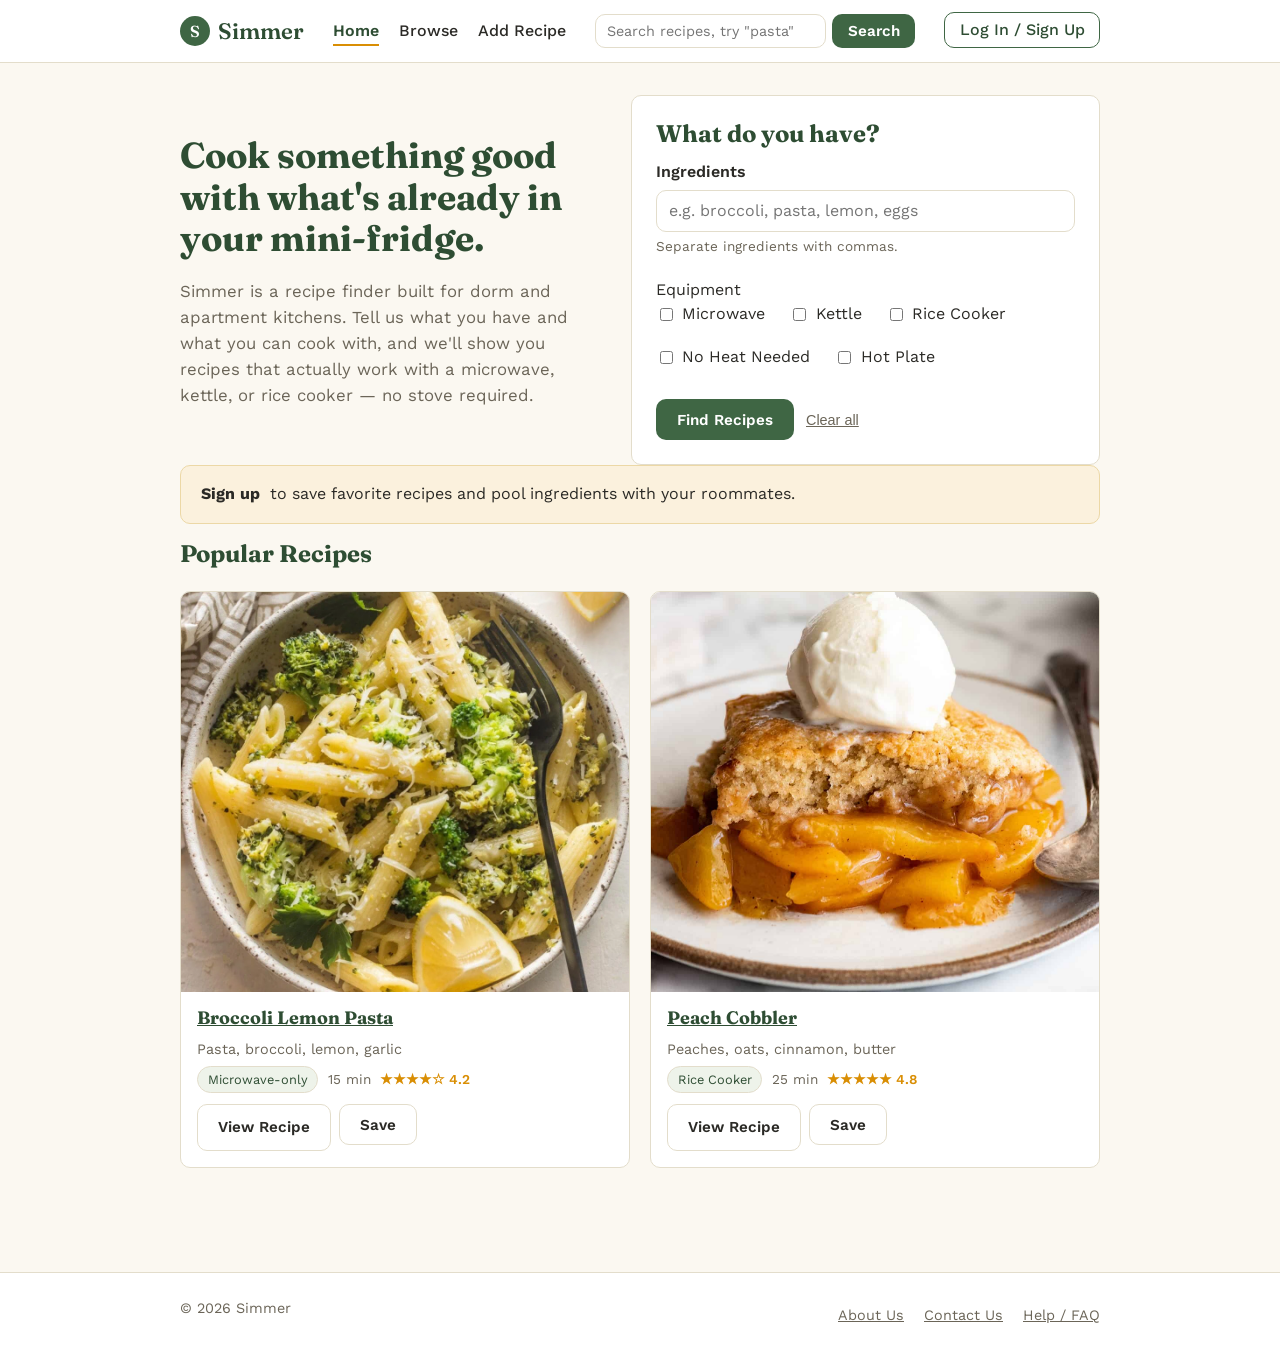
<file: project3/index.html>
<!DOCTYPE html>
<html lang="en">
<head>
  <meta charset="UTF-8">
  <meta name="viewport" content="width=device-width, initial-scale=1.0">
  <title>Simmer — Recipes from what you already have</title>
  <meta name="description" content="Simmer helps college students find recipes using the ingredients and dorm-friendly equipment they already have.">
  <link rel="preconnect" href="https://fonts.googleapis.com">
  <link rel="preconnect" href="https://fonts.gstatic.com" crossorigin>
  <link href="https://fonts.googleapis.com/css2?family=Fraunces:wght@500;600;700&family=Work+Sans:wght@400;500;600&display=swap" rel="stylesheet">
  <link rel="stylesheet" href="css/style.css">
</head>
<body>
<!-- Header: contains the site logo, main navigation, and account link. -->
  <header class="site-header">
    <div class="container">
      <a class="logo" href="index.html">
        <span class="logo-mark" aria-hidden="true">S</span>
        Simmer
      </a>
      <nav class="primary-nav" aria-label="Primary">
        <ul>
          <li><a href="index.html" aria-current="page">Home</a></li>
          <li><a href="list.html">Browse</a></li>
          <li><a href="add.html">Add Recipe</a></li>
        </ul>
      </nav>

      <!-- Simulated recipe-name search: submits the phrase (as ?q=...) to search.html -->
      <form class="header-search" action="search.html" method="get" role="search">
        <label for="site-search" class="visually-hidden">Search recipes by name</label>
        <input type="text" id="site-search" name="q" placeholder='Search recipes, try "pasta"'>
        <button type="submit" class="btn btn-primary">Search</button>
      </form>

      <div class="header-account">
        <a class="btn-account" href="home-loggedin.html">Log In / Sign Up</a>
      </div>
    </div>
  </header>

  <main>
    <div class="container">
      <!-- Hero section: introduces the purpose of Simmer and puts the main search form near the top. -->
      <section class="hero">
        <div class="hero-intro">
          <h1>Cook something good with what's already in your mini-fridge.</h1>
          <p>Simmer is a recipe finder built for dorm and apartment kitchens. Tell us what you have and what you can cook with, and we'll show you recipes that actually work with a microwave, kettle, or rice cooker — no stove required.</p>
        </div>

        <!-- Search card: users enter ingredients and choose the equipment they have. -->
        <div class="search-card">
          <h2>What do you have?</h2>
          <form action="list.html" method="get">
            <div class="field">
              <label for="ingredients">Ingredients</label>
              <input type="text" id="ingredients" name="ingredients" placeholder="e.g. broccoli, pasta, lemon, eggs">
              <span class="hint">Separate ingredients with commas.</span>
            </div>

            <!-- Equipment uses checkboxes because users can select multiple options. -->
            <div class="field">
              <span>Equipment</span>
              <div class="checkbox-group">
                <label><input type="checkbox" name="equipment" value="microwave"> Microwave</label>
                <label><input type="checkbox" name="equipment" value="kettle"> Kettle</label>
                <label><input type="checkbox" name="equipment" value="rice-cooker"> Rice Cooker</label>
                <label><input type="checkbox" name="equipment" value="no-heat"> No Heat Needed</label>
                <label><input type="checkbox" name="equipment" value="hot-plate"> Hot Plate</label>
              </div>
            </div>

            <div class="form-actions">
              <button type="submit" class="btn btn-primary">Find Recipes</button>
              <button type="reset" class="btn-reset">Clear all</button>
            </div>
          </form>
        </div>
      </section>

      <!-- Logged-out users are encouraged to create an account for personalized features. -->
      <p class="signup-banner">
        <strong>Sign up</strong> to save favorite recipes and pool ingredients with your roommates.
      </p>

      <!-- Popular recipes give users a way to browse without entering a search. -->
      <section aria-labelledby="popular-heading">
        <h2 id="popular-heading">Popular Recipes</h2>
        <div class="recipe-grid">

          <article class="recipe-card">
            <!-- Photo by Monica Lensink, from nourish and fete -->
            <img src="images/pasta-dish.webp" alt="A bowl of broccoli lemon pasta with garlic and lemon wedges">
            <div class="recipe-card-body">
              <h3><a href="detail.html">Broccoli Lemon Pasta</a></h3>
              <p class="ingredients-preview">Pasta, broccoli, lemon, garlic</p>
              <div class="recipe-meta">
                <span class="tag">Microwave-only</span>
                <span>15 min</span>
                <span class="rating">★★★★☆ 4.2</span>
              </div>
              <div class="card-actions">
                <a class="btn btn-secondary" href="detail.html">View Recipe</a>
                <button type="button" class="btn btn-secondary save-btn" aria-pressed="false">Save</button>
              </div>
            </div>
          </article>

          <article class="recipe-card">
            <!-- Photo by Laura Sandford, from joy food sunshine -->
            <img src="images/cobbler-dish.png" alt="A baking dish of peach cobbler with cinnamon and steam rising">
            <div class="recipe-card-body">
              <h3><a href="detail.html">Peach Cobbler</a></h3>
              <p class="ingredients-preview">Peaches, oats, cinnamon, butter</p>
              <div class="recipe-meta">
                <span class="tag">Rice Cooker</span>
                <span>25 min</span>
                <span class="rating">★★★★★ 4.8</span>
              </div>
              <div class="card-actions">
                <a class="btn btn-secondary" href="detail.html">View Recipe</a>
                <button type="button" class="btn btn-secondary save-btn" aria-pressed="false">Save</button>
              </div>
            </div>
          </article>

        </div>
      </section>

    </div>
  </main>

  <!-- Footer: contains basic site links that are repeated across pages. -->
  <footer class="site-footer">
    <div class="container">
      <p>&copy; 2026 Simmer</p>
      <ul class="footer-links">
        <li><a href="#about">About Us</a></li>
        <li><a href="#contact">Contact Us</a></li>
        <li><a href="#help">Help / FAQ</a></li>
      </ul>
    </div>
  </footer>

  <!-- jQuery (library) then our own script; no inline scripts on the page -->
  <script src="https://code.jquery.com/jquery-3.7.1.min.js"></script>
  <script src="js/search.js"></script>
  <script src="js/interactions.js"></script>

</body>
</html>
</file>
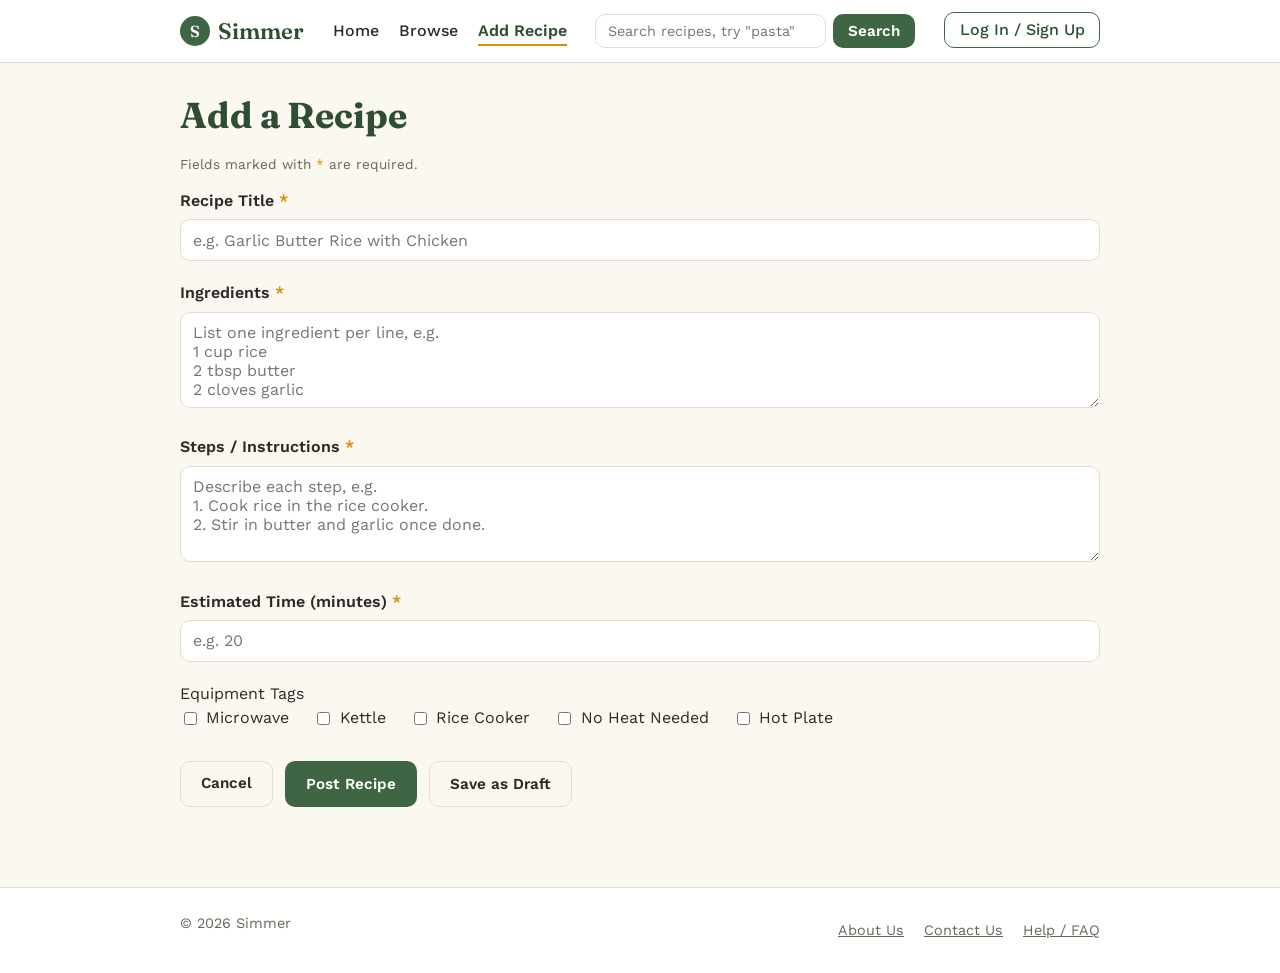
<file: project3/add.html>
<!DOCTYPE html>
<html lang="en">
<head>
  <meta charset="UTF-8">
  <meta name="viewport" content="width=device-width, initial-scale=1.0">
  <title>Add a Recipe — Simmer</title>
  <meta name="description" content="Submit a new dorm-friendly recipe to Simmer.">
  <link rel="preconnect" href="https://fonts.googleapis.com">
  <link rel="preconnect" href="https://fonts.gstatic.com" crossorigin>
  <link href="https://fonts.googleapis.com/css2?family=Fraunces:wght@500;600;700&family=Work+Sans:wght@400;500;600&display=swap" rel="stylesheet">
  <link rel="stylesheet" href="css/style.css">
</head>
<body>

  <!-- Shared site header. Add Recipe is marked as the current page. -->
  <header class="site-header">
    <div class="container">
      <a class="logo" href="index.html">
        <span class="logo-mark" aria-hidden="true">S</span>
        Simmer
      </a>
      <nav class="primary-nav" aria-label="Primary">
        <ul>
          <li><a href="index.html">Home</a></li>
          <li><a href="list.html">Browse</a></li>
          <li><a href="add.html" aria-current="page">Add Recipe</a></li>
        </ul>
      </nav>

      <!-- Simulated recipe-name search: submits the phrase (as ?q=...) to search.html -->
      <form class="header-search" action="search.html" method="get" role="search">
        <label for="site-search" class="visually-hidden">Search recipes by name</label>
        <input type="text" id="site-search" name="q" placeholder='Search recipes, try "pasta"'>
        <button type="submit" class="btn btn-primary">Search</button>
      </form>

      <div class="header-account">
        <a class="btn-account" href="home-loggedin.html">Log In / Sign Up</a>
      </div>
    </div>
  </header>

  <main>
    <div class="container">

      <!-- The required-field note explains the asterisk used throughout the form. -->
      <h1>Add a Recipe</h1>
      <p class="required-note">Fields marked with <span class="required-mark">*</span> are required.</p>

      <!-- Recipe submission form. HTML required/min attributes provide basic client-side validation. -->
      <form action="list.html" method="post">
        <div class="field">
          <label for="title">Recipe Title <span class="required-mark">*</span></label>
          <input type="text" id="title" name="title" required placeholder="e.g. Garlic Butter Rice with Chicken">
        </div>

        <div class="field">
          <label for="ingredients">Ingredients <span class="required-mark">*</span></label>
          <textarea id="ingredients" name="ingredients" required placeholder="List one ingredient per line, e.g.&#10;1 cup rice&#10;2 tbsp butter&#10;2 cloves garlic"></textarea>
        </div>

        <div class="field">
          <label for="steps">Steps / Instructions <span class="required-mark">*</span></label>
          <textarea id="steps" name="steps" required placeholder="Describe each step, e.g.&#10;1. Cook rice in the rice cooker.&#10;2. Stir in butter and garlic once done."></textarea>
        </div>

        <div class="field">
          <label for="time">Estimated Time (minutes) <span class="required-mark">*</span></label>
          <input type="number" id="time" name="time" min="1" required placeholder="e.g. 20">
        </div>
        
        <!-- Multiple equipment tags can be selected with checkboxes. -->
        <div class="field">
          <span>Equipment Tags</span>
          <div class="checkbox-group">
            <label><input type="checkbox" name="equipment" value="microwave"> Microwave</label>
            <label><input type="checkbox" name="equipment" value="kettle"> Kettle</label>
            <label><input type="checkbox" name="equipment" value="rice-cooker"> Rice Cooker</label>
            <label><input type="checkbox" name="equipment" value="no-heat"> No Heat Needed</label>
            <label><input type="checkbox" name="equipment" value="hot-plate"> Hot Plate</label>
          </div>
        </div>

        <!-- Users can cancel, post immediately, or save the recipe as a draft. -->
        <div class="form-actions">
          <a class="btn btn-secondary" href="index.html">Cancel</a>
          <button type="submit" class="btn btn-primary">Post Recipe</button>
          <button type="submit" class="btn btn-secondary" name="draft" value="true">Save as Draft</button>
        </div>
      </form>

    </div>
  </main>

  <!-- Footer uses the same links as the other pages. -->
  <footer class="site-footer">
    <div class="container">
      <p>&copy; 2026 Simmer</p>
      <ul class="footer-links">
        <li><a href="#about">About Us</a></li>
        <li><a href="#contact">Contact Us</a></li>
        <li><a href="#help">Help / FAQ</a></li>
      </ul>
    </div>
  </footer>

  <!-- jQuery (library) then our own script; no inline scripts on the page -->
  <script src="https://code.jquery.com/jquery-3.7.1.min.js"></script>
  <script src="js/search.js"></script>
  <script src="js/interactions.js"></script>

</body>
</html>
</file>
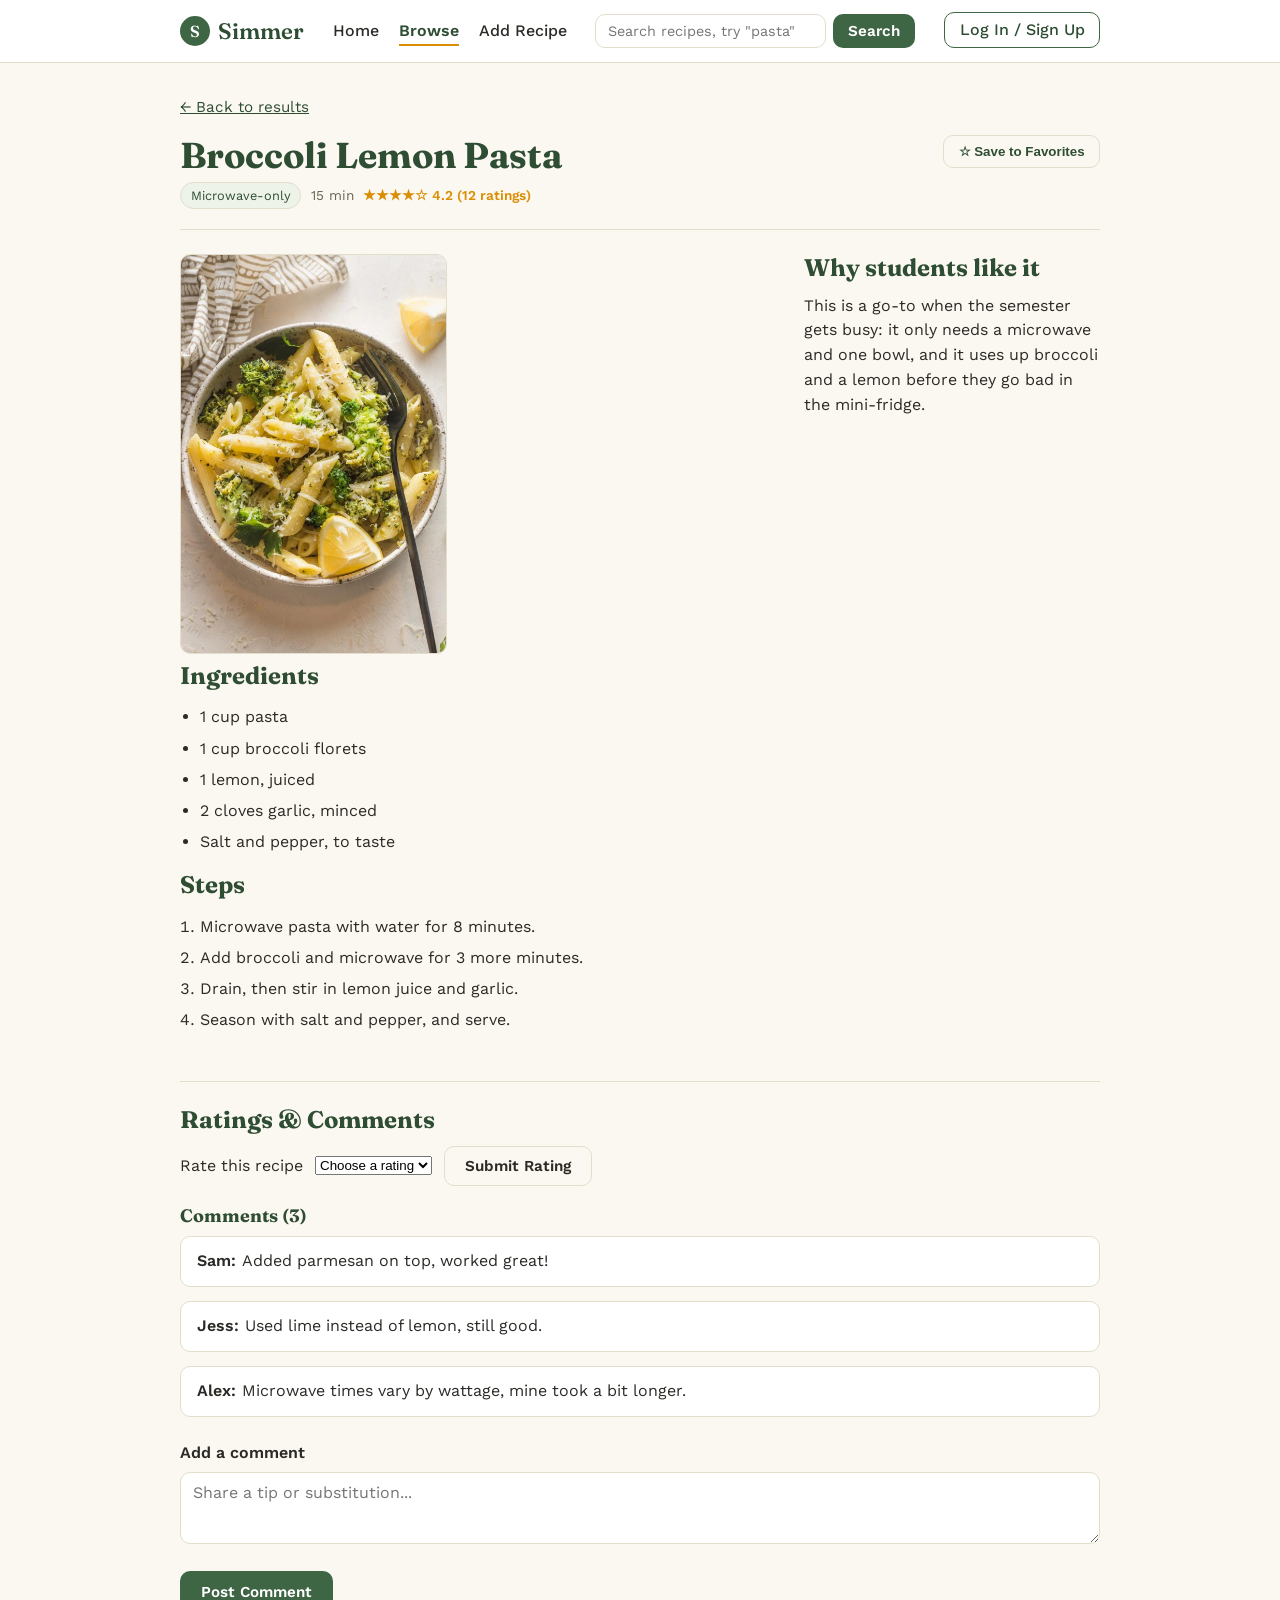
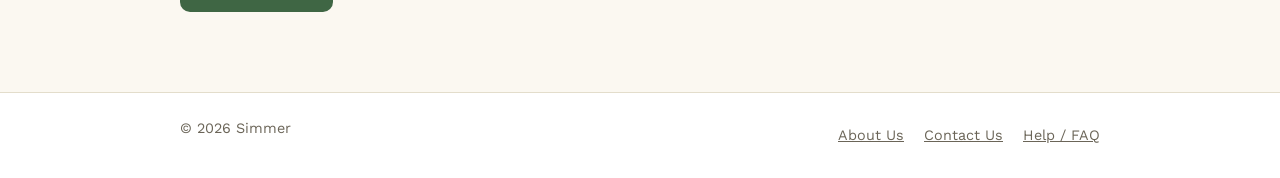
<file: project3/detail.html>
<!DOCTYPE html>
<html lang="en">
<head>
  <meta charset="UTF-8">
  <meta name="viewport" content="width=device-width, initial-scale=1.0">
  <title>Broccoli Lemon Pasta — Simmer</title>
  <meta name="description" content="A 15-minute microwave-only broccoli lemon pasta recipe, with ratings and comments from other students.">
  <link rel="preconnect" href="https://fonts.googleapis.com">
  <link rel="preconnect" href="https://fonts.gstatic.com" crossorigin>
  <link href="https://fonts.googleapis.com/css2?family=Fraunces:wght@500;600;700&family=Work+Sans:wght@400;500;600&display=swap" rel="stylesheet">
  <link rel="stylesheet" href="css/style.css">
</head>
<body>

  <!-- Shared site header and navigation. Browse is marked as the current section. -->
  <header class="site-header">
    <div class="container">
      <a class="logo" href="index.html">
        <span class="logo-mark" aria-hidden="true">S</span>
        Simmer
      </a>
      <nav class="primary-nav" aria-label="Primary">
        <ul>
          <li><a href="index.html">Home</a></li>
          <li><a href="list.html" aria-current="page">Browse</a></li>
          <li><a href="add.html">Add Recipe</a></li>
        </ul>
      </nav>

      <!-- Simulated recipe-name search: submits the phrase (as ?q=...) to search.html -->
      <form class="header-search" action="search.html" method="get" role="search">
        <label for="site-search" class="visually-hidden">Search recipes by name</label>
        <input type="text" id="site-search" name="q" placeholder='Search recipes, try "pasta"'>
        <button type="submit" class="btn btn-primary">Search</button>
      </form>

      <div class="header-account">
        <a class="btn-account" href="home-loggedin.html">Log In / Sign Up</a>
      </div>
    </div>
  </header>

  <main>
    <div class="container">

      <!-- Back link was added so users can easily return to the recipe results. -->
      <a class="back-link" href="list.html">&larr; Back to results</a>

      <!-- Recipe header contains the title, basic information, and favorite action. -->
      <div class="recipe-header">
        <div>
          <h1>Broccoli Lemon Pasta</h1>
          <div class="recipe-meta">
            <span class="tag">Microwave-only</span>
            <span>15 min</span>
            <span class="rating">★★★★☆ 4.2 (12 ratings)</span>
          </div>
        </div>
        <button type="button" class="favorite-btn">☆ Save to Favorites</button>
      </div>

      <!-- Main recipe content: ingredients/instructions on the left and extra information on the right. -->
      <div class="recipe-body">
        <div>
          <!-- Photo by Monica Lensink, from nourish and fete -->
          <img class="recipe-photo" src="images/pasta-dish.webp" alt="A bowl of broccoli lemon pasta with garlic and lemon wedges">

          <h2>Ingredients</h2>
          <ul class="ingredients-list">
            <li>1 cup pasta</li>
            <li>1 cup broccoli florets</li>
            <li>1 lemon, juiced</li>
            <li>2 cloves garlic, minced</li>
            <li>Salt and pepper, to taste</li>
          </ul>

          <h2>Steps</h2>
          <ol class="steps-list">
            <li>Microwave pasta with water for 8 minutes.</li>
            <li>Add broccoli and microwave for 3 more minutes.</li>
            <li>Drain, then stir in lemon juice and garlic.</li>
            <li>Season with salt and pepper, and serve.</li>
          </ol>
        </div>

        <aside>
          <h2>Why students like it</h2>
          <p>This is a go-to when the semester gets busy: it only needs a microwave and one bowl, and it uses up broccoli and a lemon before they go bad in the mini-fridge.</p>
        </aside>
      </div>

      <!-- Rating control is placed directly next to the comments below,
           since both are ways users give feedback on a recipe. -->
      <section class="feedback-section" aria-labelledby="feedback-heading">
        <h2 id="feedback-heading">Ratings &amp; Comments</h2>

        <form class="rate-recipe" action="#" method="post">
          <label for="star-rating">Rate this recipe</label>
          <select id="star-rating" name="star-rating">
            <option value="">Choose a rating</option>
            <option value="5">5 stars</option>
            <option value="4">4 stars</option>
            <option value="3">3 stars</option>
            <option value="2">2 stars</option>
            <option value="1">1 star</option>
          </select>
          <button type="submit" class="btn btn-secondary">Submit Rating</button>
        </form>

        <h3>Comments (3)</h3>
        <ul class="comment-list">
          <li><span class="comment-author">Sam:</span>Added parmesan on top, worked great!</li>
          <li><span class="comment-author">Jess:</span>Used lime instead of lemon, still good.</li>
          <li><span class="comment-author">Alex:</span>Microwave times vary by wattage, mine took a bit longer.</li>
        </ul>

        <form class="comment-form" action="#" method="post">
          <div class="field">
            <label for="comment">Add a comment</label>
            <textarea id="comment" name="comment" placeholder="Share a tip or substitution..."></textarea>
          </div>
          <button type="submit" class="btn btn-primary">Post Comment</button>
        </form>
      </section>

    </div>
  </main>
  
  <!-- Footer is shared across the site for consistency. -->
  <footer class="site-footer">
    <div class="container">
      <p>&copy; 2026 Simmer</p>
      <ul class="footer-links">
        <li><a href="#about">About Us</a></li>
        <li><a href="#contact">Contact Us</a></li>
        <li><a href="#help">Help / FAQ</a></li>
      </ul>
    </div>
  </footer>

  <!-- jQuery (library) then our own script; no inline scripts on the page -->
  <script src="https://code.jquery.com/jquery-3.7.1.min.js"></script>
  <script src="js/search.js"></script>
  <script src="js/interactions.js"></script>

</body>
</html>
</file>
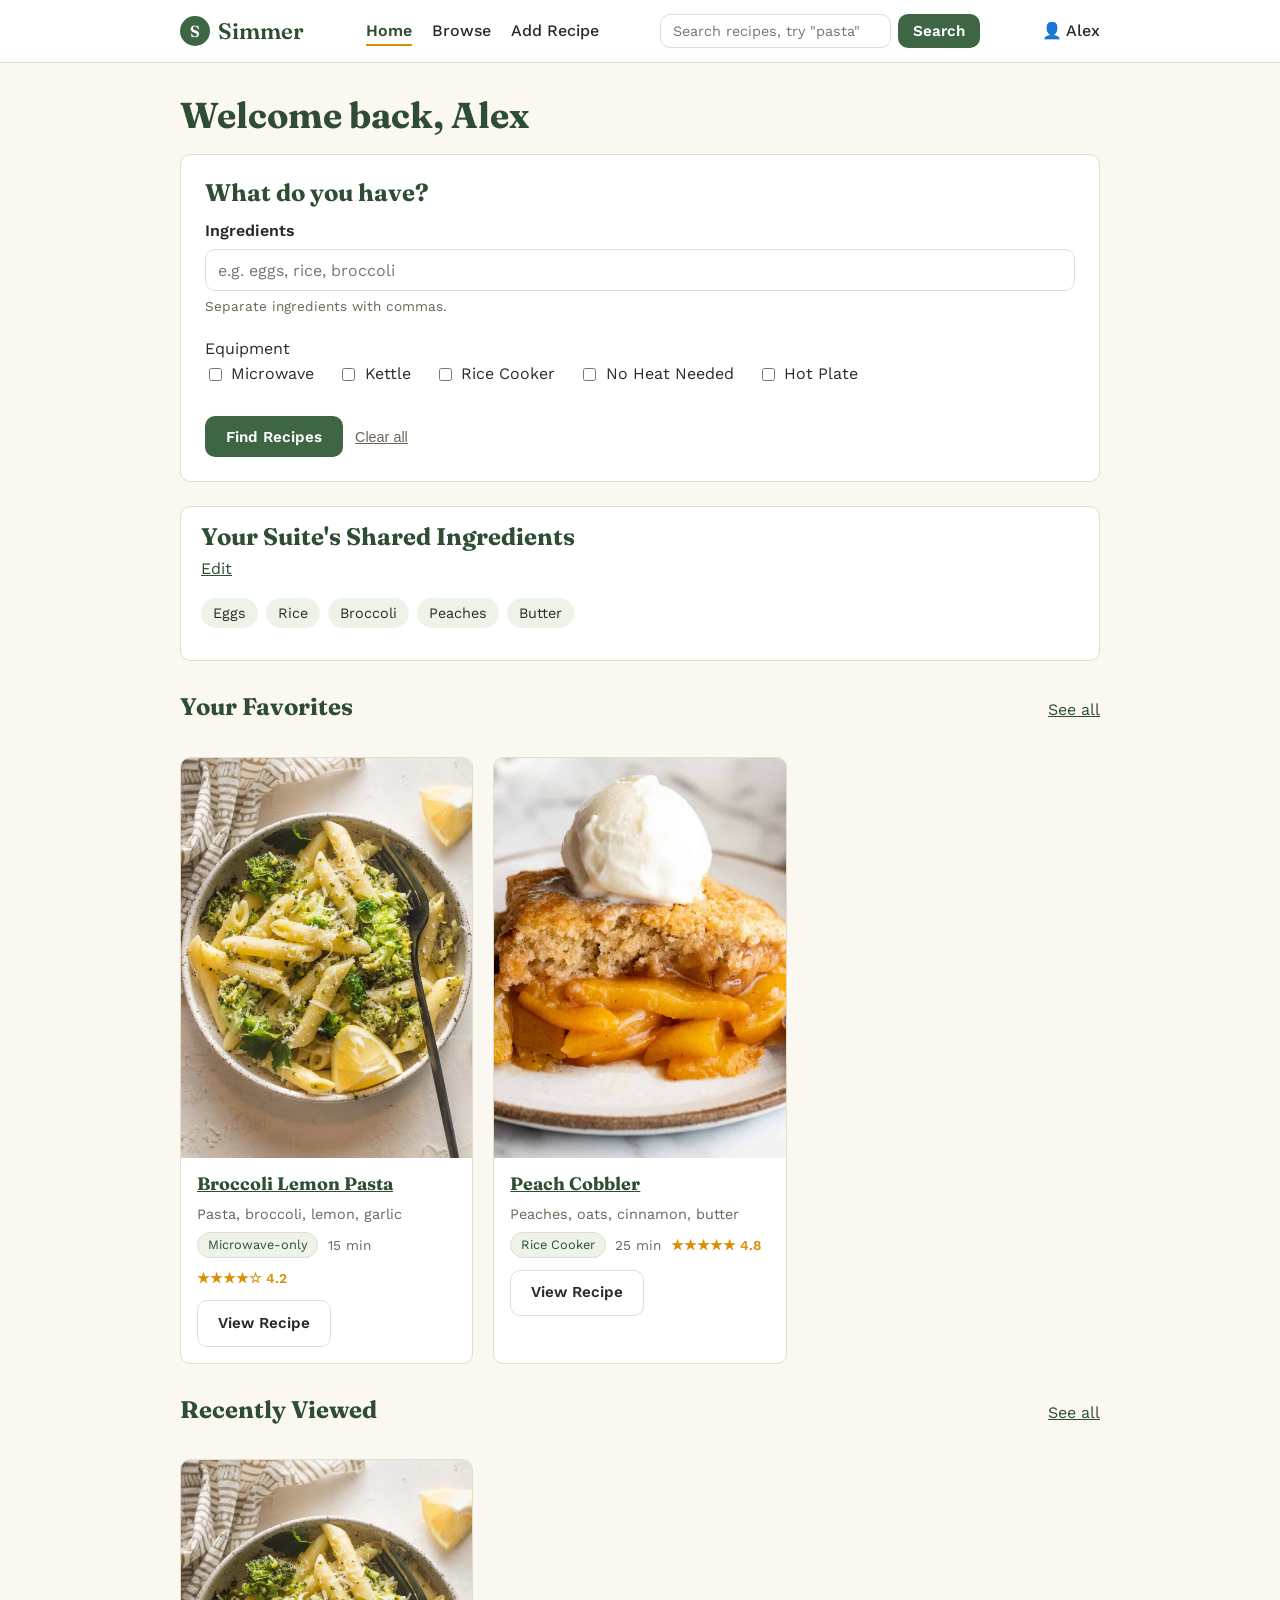
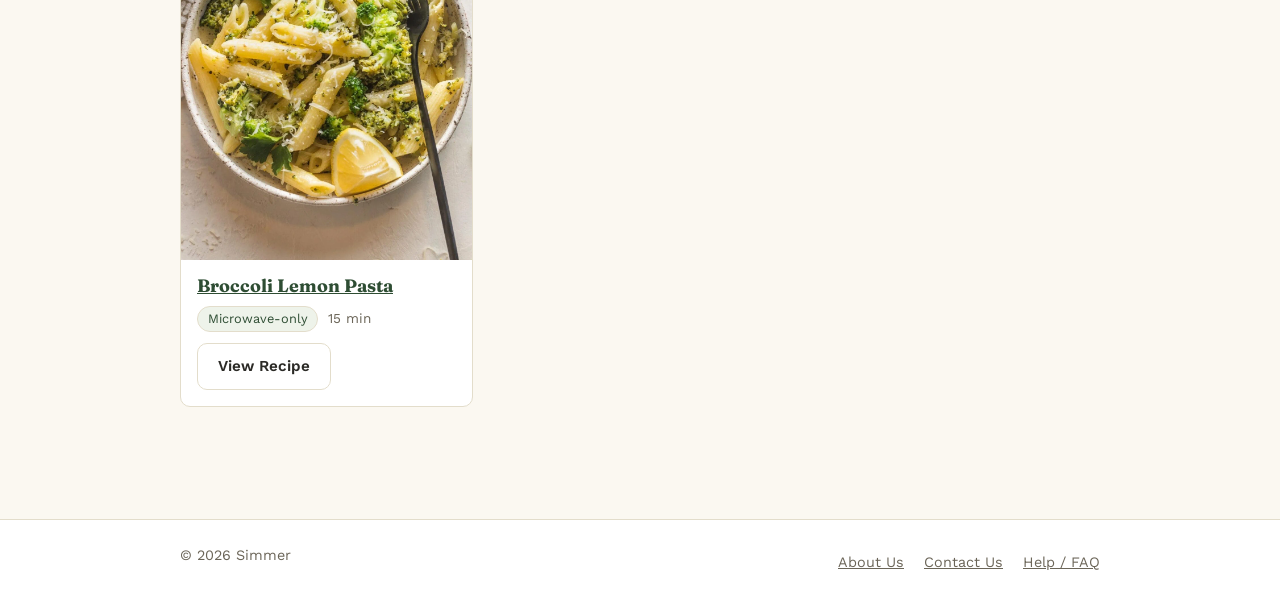
<file: project3/home-loggedin.html>
<!DOCTYPE html>
<html lang="en">
<head>
  <meta charset="UTF-8">
  <meta name="viewport" content="width=device-width, initial-scale=1.0">
  <title>Simmer — Your Dashboard</title>
  <meta name="description" content="Your personalized Simmer home: pooled suite ingredients, favorites, and recently viewed recipes.">
  <link rel="preconnect" href="https://fonts.googleapis.com">
  <link rel="preconnect" href="https://fonts.gstatic.com" crossorigin>
  <link href="https://fonts.googleapis.com/css2?family=Fraunces:wght@500;600;700&family=Work+Sans:wght@400;500;600&display=swap" rel="stylesheet">
  <link rel="stylesheet" href="css/style.css">
</head>
<body>

  <!-- Header for the logged-in version of the site. The account area shows the current user. -->
  <header class="site-header">
    <div class="container">
      <a class="logo" href="home-loggedin.html">
        <span class="logo-mark" aria-hidden="true">S</span>
        Simmer
      </a>
      <nav class="primary-nav" aria-label="Primary">
        <ul>
          <li><a href="home-loggedin.html" aria-current="page">Home</a></li>
          <li><a href="list.html">Browse</a></li>
          <li><a href="add.html">Add Recipe</a></li>
        </ul>
      </nav>

      <!-- Simulated recipe-name search: submits the phrase (as ?q=...) to search.html -->
      <form class="header-search" action="search.html" method="get" role="search">
        <label for="site-search" class="visually-hidden">Search recipes by name</label>
        <input type="text" id="site-search" name="q" placeholder='Search recipes, try "pasta"'>
        <button type="submit" class="btn btn-primary">Search</button>
      </form>

      <div class="header-account">
        <span>👤 Alex</span>
      </div>
    </div>
  </header>

  <main>
    <div class="container">

      <!-- Personalized heading makes this page different from the public home page. -->
      <h1>Welcome back, Alex</h1>

      <section class="search-card" aria-labelledby="search-heading">
        <h2 id="search-heading">What do you have?</h2>
        <form action="list.html" method="get">
          <div class="field">
            <label for="ingredients">Ingredients</label>
            <input type="text" id="ingredients" name="ingredients" placeholder="e.g. eggs, rice, broccoli">
            <span class="hint">Separate ingredients with commas.</span>
          </div>

          <div class="field">
            <span>Equipment</span>
            <div class="checkbox-group">
              <label><input type="checkbox" name="equipment" value="microwave"> Microwave</label>
              <label><input type="checkbox" name="equipment" value="kettle"> Kettle</label>
              <label><input type="checkbox" name="equipment" value="rice-cooker"> Rice Cooker</label>
              <label><input type="checkbox" name="equipment" value="no-heat"> No Heat Needed</label>
              <label><input type="checkbox" name="equipment" value="hot-plate"> Hot Plate</label>
            </div>
          </div>

          <div class="form-actions">
            <button type="submit" class="btn btn-primary">Find Recipes</button>
            <button type="reset" class="btn-reset">Clear all</button>
          </div>
        </form>
      </section>

      <!-- Shared ingredients section: these are ingredients available to people in the same suite. -->
      <section class="pooled-ingredients" aria-labelledby="pooled-heading">
        <div class="section-heading">
          <h2 id="pooled-heading">Your Suite's Shared Ingredients</h2>
          <a href="#edit-shared">Edit</a>
        </div>
        <ul>
          <li>Eggs</li>
          <li>Rice</li>
          <li>Broccoli</li>
          <li>Peaches</li>
          <li>Butter</li>
        </ul>
      </section>

      <!-- Favorites and recently viewed recipes are shown as dashboard sections. -->
      <section class="dashboard-section" aria-labelledby="favorites-heading">
        <div class="section-heading">
          <h2 id="favorites-heading">Your Favorites</h2>
          <a href="list.html">See all</a>
        </div>
        <div class="dashboard-grid recipe-grid">
          <article class="recipe-card">
            <!-- Photo by Monica Lensink, from nourish and fete -->
            <img src="images/pasta-dish.webp" alt="A bowl of broccoli lemon pasta with garlic and lemon wedges">
            <div class="recipe-card-body">
              <h3><a href="detail.html">Broccoli Lemon Pasta</a></h3>
              <p class="ingredients-preview">Pasta, broccoli, lemon, garlic</p>
              <div class="recipe-meta">
                <span class="tag">Microwave-only</span>
                <span>15 min</span>
                <span class="rating">★★★★☆ 4.2</span>
              </div>
              <a class="btn btn-secondary" href="detail.html">View Recipe</a>
            </div>
          </article>

          <article class="recipe-card">
            <!-- Photo by Laura Sandford, from joy food sunshine -->
            <img src="images/cobbler-dish.png" alt="A baking dish of peach cobbler with cinnamon and steam rising">
            <div class="recipe-card-body">
              <h3><a href="detail.html">Peach Cobbler</a></h3>
              <p class="ingredients-preview">Peaches, oats, cinnamon, butter</p>
              <div class="recipe-meta">
                <span class="tag">Rice Cooker</span>
                <span>25 min</span>
                <span class="rating">★★★★★ 4.8</span>
              </div>
              <a class="btn btn-secondary" href="detail.html">View Recipe</a>
            </div>
          </article>
        </div>
      </section>

      <section class="dashboard-section" aria-labelledby="recent-heading">
        <div class="section-heading">
          <h2 id="recent-heading">Recently Viewed</h2>
          <a href="list.html">See all</a>
        </div>
        <div class="dashboard-grid recipe-grid">
          <article class="recipe-card">
            <!-- Photo by Monica Lensink, from nourish and fete -->
            <img src="images/pasta-dish.webp" alt="A bowl of broccoli lemon pasta with garlic and lemon wedges">
            <div class="recipe-card-body">
              <h3><a href="detail.html">Broccoli Lemon Pasta</a></h3>
              <div class="recipe-meta">
                <span class="tag">Microwave-only</span>
                <span>15 min</span>
              </div>
              <a class="btn btn-secondary" href="detail.html">View Recipe</a>
            </div>
          </article>
        </div>
      </section>

    </div>
  </main>

  <!-- Footer: same basic structure as the other pages for consistency. -->
  <footer class="site-footer">
    <div class="container">
      <p>&copy; 2026 Simmer</p>
      <ul class="footer-links">
        <li><a href="#about">About Us</a></li>
        <li><a href="#contact">Contact Us</a></li>
        <li><a href="#help">Help / FAQ</a></li>
      </ul>
    </div>
  </footer>

  <!-- jQuery (library) then our own script; no inline scripts on the page -->
  <script src="https://code.jquery.com/jquery-3.7.1.min.js"></script>
  <script src="js/search.js"></script>
  <script src="js/interactions.js"></script>

</body>
</html>
</file>
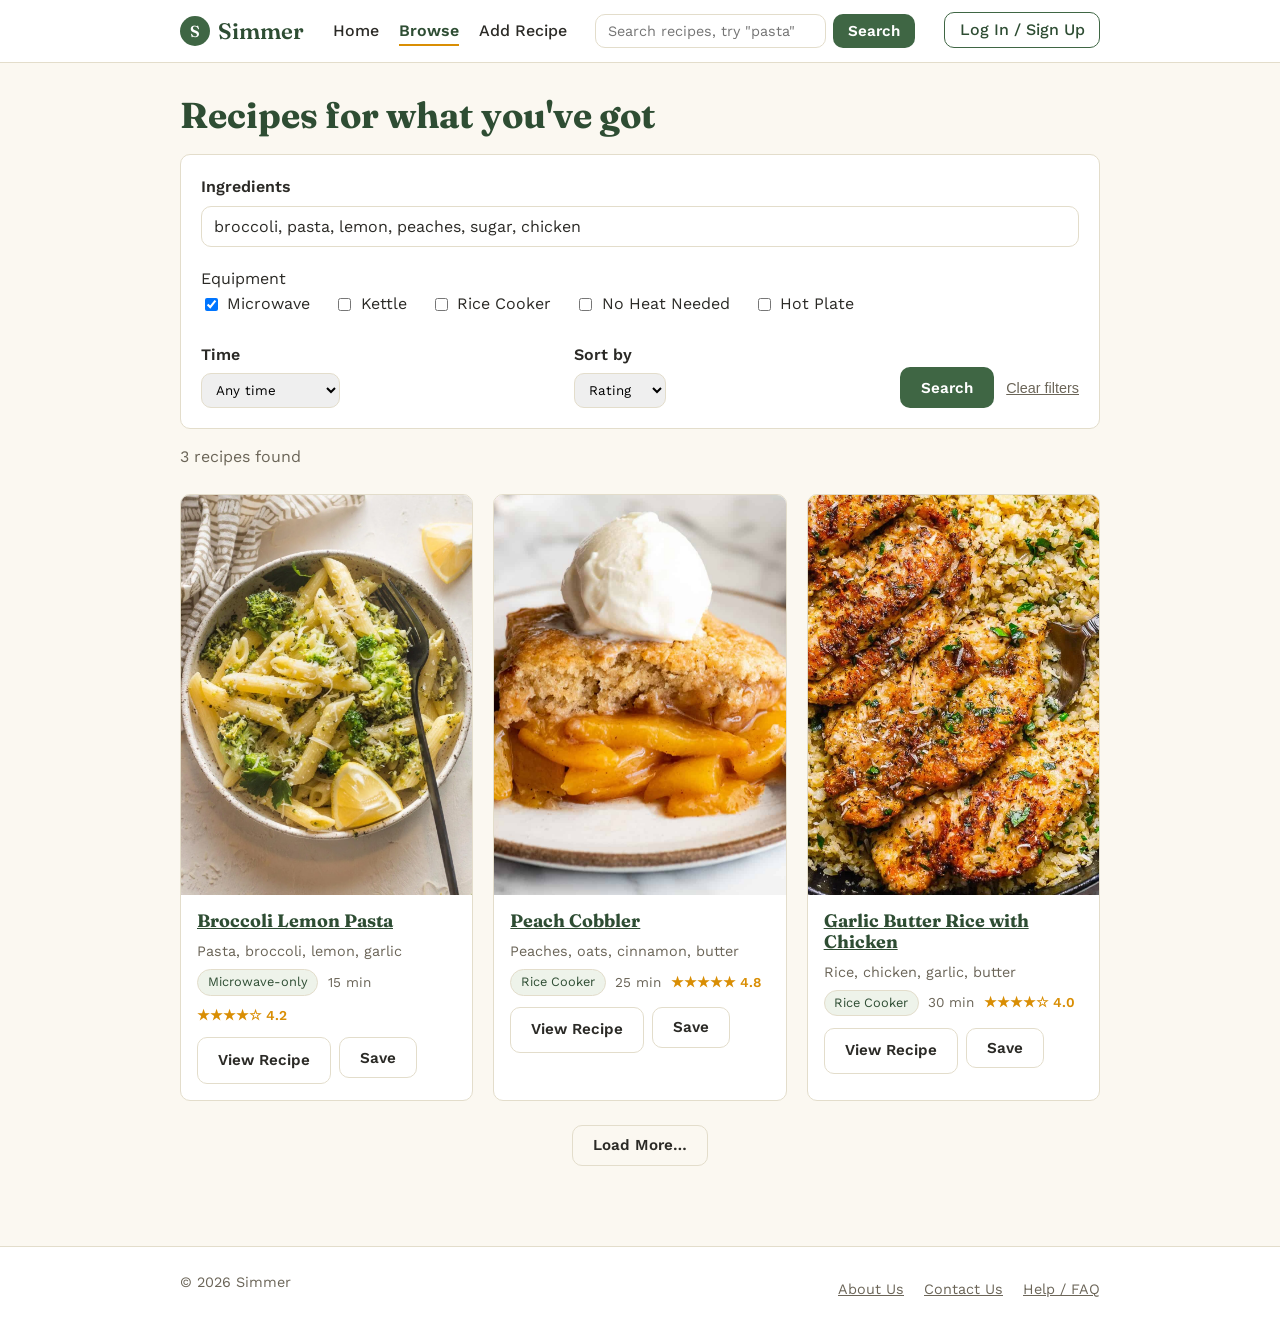
<file: project3/list.html>
<!DOCTYPE html>
<html lang="en">
<head>
  <meta charset="UTF-8">
  <meta name="viewport" content="width=device-width, initial-scale=1.0">
  <title>Simmer — Browse Recipes</title>
  <meta name="description" content="Browse and filter recipes on Simmer by ingredients, equipment, and time.">
  <link rel="preconnect" href="https://fonts.googleapis.com">
  <link rel="preconnect" href="https://fonts.gstatic.com" crossorigin>
  <link href="https://fonts.googleapis.com/css2?family=Fraunces:wght@500;600;700&family=Work+Sans:wght@400;500;600&display=swap" rel="stylesheet">
  <link rel="stylesheet" href="css/style.css">
</head>
<body>

  <!-- Header and navigation are shared with the other pages. -->
  <header class="site-header">
    <div class="container">
      <a class="logo" href="index.html">
        <span class="logo-mark" aria-hidden="true">S</span>
        Simmer
      </a>
      <nav class="primary-nav" aria-label="Primary">
        <ul>
          <li><a href="index.html">Home</a></li>
          <li><a href="list.html" aria-current="page">Browse</a></li>
          <li><a href="add.html">Add Recipe</a></li>
        </ul>
      </nav>

      <!-- Simulated recipe-name search: submits the phrase (as ?q=...) to search.html -->
      <form class="header-search" action="search.html" method="get" role="search">
        <label for="site-search" class="visually-hidden">Search recipes by name</label>
        <input type="text" id="site-search" name="q" placeholder='Search recipes, try "pasta"'>
        <button type="submit" class="btn btn-primary">Search</button>
      </form>

      <div class="header-account">
        <a class="btn-account" href="home-loggedin.html">Log In / Sign Up</a>
      </div>
    </div>
  </header>

  <main>
    <div class="container">

      <h1>Recipes for what you've got</h1>

      <!-- Search/filter form lets users narrow recipes based on what they have. -->
      <section class="filters" aria-labelledby="filters-heading">
        <h2 id="filters-heading" class="visually-hidden" style="position:absolute;left:-9999px;">Filter recipes</h2>
        <form action="list.html" method="get">
          <div class="field">
            <label for="ingredients">Ingredients</label>
            <input type="text" id="ingredients" name="ingredients" value="broccoli, pasta, lemon, peaches, sugar, chicken">
          </div>

          <!-- Checkboxes allow multiple equipment choices at once. -->
          <div class="field">
            <span>Equipment</span>
            <div class="checkbox-group">
              <label><input type="checkbox" name="equipment" value="microwave" checked> Microwave</label>
              <label><input type="checkbox" name="equipment" value="kettle"> Kettle</label>
              <label><input type="checkbox" name="equipment" value="rice-cooker"> Rice Cooker</label>
              <label><input type="checkbox" name="equipment" value="no-heat"> No Heat Needed</label>
              <label><input type="checkbox" name="equipment" value="hot-plate"> Hot Plate</label>
            </div>
          </div>

          <!-- Time and sorting controls are grouped together to keep filtering organized. -->
          <div class="filters-row">
            <div class="filter-group">
              <label for="time">Time</label>
              <select id="time" name="time">
                <option value="any">Any time</option>
                <option value="10">Under 10 mins</option>
                <option value="20">Under 20 mins</option>
                <option value="30">Under 30 mins</option>
              </select>
            </div>

            <div class="filter-group">
              <label for="sort">Sort by</label>
              <!-- "Prep Time" removed from sort options per peer feedback,
                   since the Time filter above already covers prep time. -->
              <select id="sort" name="sort">
                <option value="rating">Rating</option>
                <option value="newest">Newest</option>
              </select>
            </div>

            <div class="form-actions">
              <button type="submit" class="btn btn-primary">Search</button>
              <button type="reset" class="btn-reset">Clear filters</button>
            </div>
          </div>
        </form>
      </section>

      <!-- Results count gives feedback about the current search. -->
      <p class="results-bar">
        <span>3 recipes found</span>
      </p>

      <!-- Each recipe is displayed as a reusable recipe-card component. -->
      <div class="recipe-grid">

        <article class="recipe-card">
          <!-- Photo by Monica Lensink, from nourish and fete -->
            <img src="images/pasta-dish.webp" alt="A bowl of broccoli lemon pasta with garlic and lemon wedges">
            <div class="recipe-card-body">
              <h3><a href="detail.html">Broccoli Lemon Pasta</a></h3>
              <p class="ingredients-preview">Pasta, broccoli, lemon, garlic</p>
              <div class="recipe-meta">
                <span class="tag">Microwave-only</span>
                <span>15 min</span>
                <span class="rating">★★★★☆ 4.2</span>
              </div>
              <div class="card-actions">
                <a class="btn btn-secondary" href="detail.html">View Recipe</a>
                <button type="button" class="btn btn-secondary save-btn" aria-pressed="false">Save</button>
              </div>
            </div>
          </article>

          <article class="recipe-card">
            <!-- Photo by Laura Sandford, from joy food sunshine -->
            <img src="images/cobbler-dish.png" alt="A baking dish of peach cobbler with cinnamon and steam rising">
            <div class="recipe-card-body">
            <h3><a href="detail.html">Peach Cobbler</a></h3>
            <p class="ingredients-preview">Peaches, oats, cinnamon, butter</p>
            <div class="recipe-meta">
              <span class="tag">Rice Cooker</span>
              <span>25 min</span>
              <span class="rating">★★★★★ 4.8</span>
            </div>
            <div class="card-actions">
              <a class="btn btn-secondary" href="detail.html">View Recipe</a>
              <button type="button" class="btn btn-secondary save-btn" aria-pressed="false">Save</button>
            </div>
          </div>
        </article>

        <article class="recipe-card">
          <!-- Photo by Christina Cherrier, from eatwell 101 -->
          <img src="images/garlic.webp" alt="A rice cooker bowl of garlic butter rice with chicken">
          <div class="recipe-card-body">
            <h3><a href="detail.html">Garlic Butter Rice with Chicken</a></h3>
            <p class="ingredients-preview">Rice, chicken, garlic, butter</p>
            <div class="recipe-meta">
              <span class="tag">Rice Cooker</span>
              <span>30 min</span>
              <span class="rating">★★★★☆ 4.0</span>
            </div>
            <div class="card-actions">
              <a class="btn btn-secondary" href="detail.html">View Recipe</a>
              <button type="button" class="btn btn-secondary save-btn" aria-pressed="false">Save</button>
            </div>
          </div>
        </article>

      </div>

      <!-- Placeholder for loading additional recipes. -->
      <div class="load-more">
        <button type="button" class="btn btn-secondary">Load More…</button>
      </div>

    </div>
  </main>
  
  <!-- Footer stays consistent with the rest of the site. -->
  <footer class="site-footer">
    <div class="container">
      <p>&copy; 2026 Simmer</p>
      <ul class="footer-links">
        <li><a href="#about">About Us</a></li>
        <li><a href="#contact">Contact Us</a></li>
        <li><a href="#help">Help / FAQ</a></li>
      </ul>
    </div>
  </footer>

  <!-- jQuery (library) then our own script; no inline scripts on the page -->
  <script src="https://code.jquery.com/jquery-3.7.1.min.js"></script>
  <script src="js/search.js"></script>
  <script src="js/interactions.js"></script>

</body>
</html>
</file>
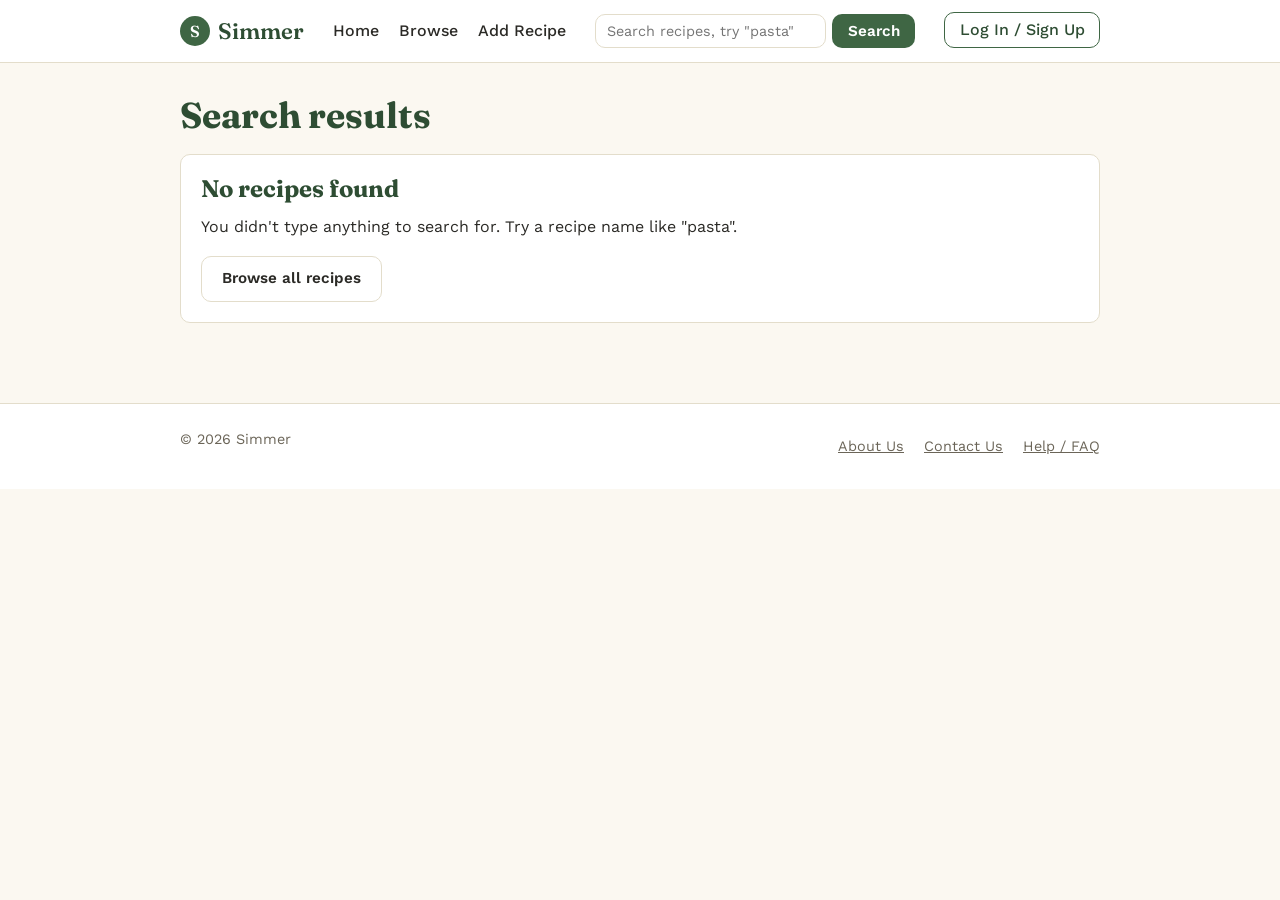
<file: project3/search.html>
<!DOCTYPE html>
<html lang="en">
<head>
  <meta charset="UTF-8">
  <meta name="viewport" content="width=device-width, initial-scale=1.0">
  <title>Search Results — Simmer</title>
  <meta name="description" content="Search results for recipes on Simmer.">
  <link rel="preconnect" href="https://fonts.googleapis.com">
  <link rel="preconnect" href="https://fonts.gstatic.com" crossorigin>
  <link href="https://fonts.googleapis.com/css2?family=Fraunces:wght@500;600;700&family=Work+Sans:wght@400;500;600&display=swap" rel="stylesheet">
  <link rel="stylesheet" href="css/style.css">
</head>
<body>

  <!-- Header: same layout as the Browse page, including the search box -->
  <header class="site-header">
    <div class="container">
      <a class="logo" href="index.html">
        <span class="logo-mark" aria-hidden="true">S</span>
        Simmer
      </a>
      <nav class="primary-nav" aria-label="Primary">
        <ul>
          <li><a href="index.html">Home</a></li>
          <li><a href="list.html">Browse</a></li>
          <li><a href="add.html">Add Recipe</a></li>
        </ul>
      </nav>

      <form class="header-search" action="search.html" method="get" role="search">
        <label for="site-search" class="visually-hidden">Search recipes by name</label>
        <input type="text" id="site-search" name="q" placeholder='Search recipes, try "pasta"'>
        <button type="submit" class="btn btn-primary">Search</button>
      </form>

      <div class="header-account">
        <a class="btn-account" href="home-loggedin.html">Log In / Sign Up</a>
      </div>
    </div>
  </header>

  <main>
    <div class="container">

      <h1>Search results</h1>

      <!-- search.js fills this in: either the simulated results or a friendly error -->
      <p id="search-summary"></p>
      <div id="search-results" aria-live="polite"></div>

    </div>
  </main>

  <footer class="site-footer">
    <div class="container">
      <p>&copy; 2026 Simmer</p>
      <ul class="footer-links">
        <li><a href="#about">About Us</a></li>
        <li><a href="#contact">Contact Us</a></li>
        <li><a href="#help">Help / FAQ</a></li>
      </ul>
    </div>
  </footer>

  <script src="https://code.jquery.com/jquery-3.7.1.min.js"></script>
  <script src="js/search.js"></script>
  <script src="js/interactions.js"></script>

</body>
</html>
</file>
<file: project3/css/style.css>
/* ===========================================================
   Simmer — main stylesheet
   A recipe-finder for college students cooking with limited
   dorm/apartment equipment.

   Structure of this file:
   1. Custom properties (design tokens)
   2. Reset / base element styles (demonstrates inheritance)
   3. Layout landmarks (header, nav, main, footer)
   4. Reusable components (buttons, forms, cards, tags)
   5. Page-specific sections
   6. Responsive rules (media queries)
   =========================================================== */

/* These variables keep repeated colors, fonts, and sizes consistent across the site. */
/* -----------------------------------------------------------
   1. Design tokens
   ----------------------------------------------------------- */
:root {
  --bg: #fbf8f1;
  --surface: #ffffff;
  --ink: #2b2a26;
  --muted: #6b6558;
  --line: #e3ddcb;
  --primary: #3f6644;
  --primary-dark: #2e4d33;
  --accent: #d98e04;

  --font-display: "Fraunces", Georgia, serif;
  --font-body: "Work Sans", Arial, sans-serif;

  --radius: 10px;
  --container: 960px;
}

/* -----------------------------------------------------------
   2. Reset / base styles
   Setting font and color here lets every descendant element
   INHERIT them, instead of repeating font/color declarations
   on every element throughout the site.
   ----------------------------------------------------------- */
* {
  box-sizing: border-box; /* box model: padding/border included in element width */
}

html {
  font-size: 100%;
}

body {
  margin: 0;
  font-family: var(--font-body);
  color: var(--ink);
  background: var(--bg);
  line-height: 1.55;
}

h1, h2, h3 {
  font-family: var(--font-display); /* overrides the inherited body font */
  line-height: 1.15;
  margin: 0 0 0.5em;
  color: var(--primary-dark);
}

h1 { font-size: 2.25rem; }
h2 { font-size: 1.5rem; }
h3 { font-size: 1.125rem; }

p { margin: 0 0 1em; }

a {
  color: var(--primary-dark);
}

a:hover,
a:focus {
  color: var(--accent);
}

ul, ol {
  padding-left: 1.25em;
}

img {
  /* flexible media: images never overflow their container */
  max-width: 100%;
  height: 400px;
  object-fit: cover;
}

/* Visible keyboard focus for accessibility */
a:focus-visible,
button:focus-visible,
input:focus-visible,
textarea:focus-visible {
  outline: 3px solid var(--accent);
  outline-offset: 2px;
}

/* -----------------------------------------------------------
   3. Layout landmarks
   ----------------------------------------------------------- */
.container {
  width: 100%;
  max-width: var(--container);
  margin-inline: auto;
  padding-inline: 1.25rem;
}

.site-header {
  background: var(--surface);
  border-bottom: 1px solid var(--line);
  position: sticky;
  top: 0;
  z-index: 10;
}

.site-header .container {
  display: flex;
  align-items: center;
  justify-content: space-between;
  flex-wrap: wrap;
  gap: 0.75rem;
  padding-block: 0.85rem;
}

.logo {
  display: flex;
  align-items: center;
  gap: 0.5rem;
  font-family: var(--font-display);
  font-weight: 600;
  font-size: 1.4rem;
  color: var(--primary-dark);
  text-decoration: none;
}

.logo-mark {
  width: 30px;
  height: 30px;
  border-radius: 50%;
  background: var(--primary);
  color: #fff;
  display: inline-flex;
  align-items: center;
  justify-content: center;
  font-family: var(--font-display);
  font-size: 1rem;
}

/* Primary nav — inline list turned into a horizontal bar */
.primary-nav ul {
  list-style: none;
  display: flex;
  gap: 1.25rem;
  margin: 0;
  padding: 0;
}

.primary-nav a {
  text-decoration: none;
  font-weight: 500;
  color: var(--ink);
  padding-bottom: 4px;
  border-bottom: 2px solid transparent;
}

/* Active-page indicator: resolves peer-review feedback about
   users not knowing which page they're on. */
.primary-nav a[aria-current="page"] {
  color: var(--primary-dark);
  border-bottom-color: var(--accent);
  font-weight: 600;
}

.header-account a,
.header-account span {
  font-weight: 500;
}

.btn-account {
  border: 1px solid var(--primary);
  color: var(--primary-dark);
  padding: 0.45rem 0.9rem;
  border-radius: var(--radius);
  text-decoration: none;
}

main {
  display: block;
  padding-block: 2rem 3rem;
}

.site-footer {
  border-top: 1px solid var(--line);
  background: var(--surface);
  margin-top: 2rem;
}

.site-footer .container {
  padding-block: 1.5rem;
  display: flex;
  flex-wrap: wrap;
  gap: 0.5rem 1.5rem;
  justify-content: space-between;
  align-items: center;
  color: var(--muted);
  font-size: 0.9rem;
}

.footer-links {
  list-style: none;
  display: flex;
  gap: 1.25rem;
  padding: 0;
  margin: 0;
}

.footer-links a {
  color: var(--muted);
}

/* -----------------------------------------------------------
   4. Reusable components
   ----------------------------------------------------------- */

/* Buttons: base + modifiers (demonstrates chaining/overrides) */
.btn {
  display: inline-block;
  font-family: var(--font-body);
  font-size: 0.95rem;
  font-weight: 600;
  padding: 0.65rem 1.25rem;
  border-radius: var(--radius);
  border: 1px solid transparent;
  cursor: pointer;
  text-decoration: none;
}

.btn-primary {
  background: var(--primary);
  color: #fff;
}

.btn-primary:hover,
.btn-primary:focus {
  background: var(--primary-dark);
  color: #fff;
}

.btn-secondary {
  background: transparent;
  border-color: var(--line);
  color: var(--ink);
}

.btn-secondary:hover,
.btn-secondary:focus {
  border-color: var(--primary);
  color: var(--primary-dark);
}

/* Reset/clear buttons requested in peer feedback */
.btn-reset {
  background: none;
  border: none;
  color: var(--muted);
  text-decoration: underline;
  font-size: 0.9rem;
  padding: 0.4rem 0;
  cursor: pointer;
}

/* Forms */
.field {
  margin-bottom: 1.25rem;
}

.field label {
  display: block;
  font-weight: 600;
  margin-bottom: 0.35rem;
}

.field .hint {
  display: block;
  font-weight: 400;
  color: var(--muted);
  font-size: 0.85rem;
  margin-top: 0.3rem;
}

input[type="text"],
input[type="number"],
input[type="date"],
textarea {
  width: 100%;
  padding: 0.65rem 0.75rem;
  border: 1px solid var(--line);
  border-radius: var(--radius);
  font-family: var(--font-body);
  font-size: 1rem;
  background: var(--surface);
  color: var(--ink);
}

textarea {
  resize: vertical;
  min-height: 6rem;
}

.checkbox-group {
  display: flex;
  flex-wrap: wrap;
  gap: 0.75rem 1.5rem;
}

.checkbox-group label {
  display: inline-flex;
  align-items: center;
  gap: 0.4rem;
  font-weight: 400;
}

.required-note {
  color: var(--muted);
  font-size: 0.85rem;
}

.required-mark {
  color: var(--accent);
}

.form-actions {
  display: flex;
  flex-wrap: wrap;
  gap: 0.75rem;
  margin-top: 1.5rem;
}

/* Recipe cards */
.recipe-grid {
  display: grid;
  grid-template-columns: 1fr;
  gap: 1.25rem;
  margin-block: 1.5rem;
}

.recipe-card {
  background: var(--surface);
  border: 1px solid var(--line);
  border-radius: var(--radius);
  overflow: hidden;
  display: flex;
  flex-direction: column;
}

.recipe-card img {
  width: 100%;
  max-height: 400px;
  object-fit: cover;
}

.recipe-card-body {
  padding: 1rem;
  display: flex;
  flex-direction: column;
  gap: 0.4rem;
  flex: 1;
}

.recipe-card h3 {
  margin-bottom: 0.15rem;
}

.recipe-card .ingredients-preview {
  color: var(--muted);
  font-size: 0.9rem;
  margin: 0;
}

.recipe-meta {
  display: flex;
  flex-wrap: wrap;
  align-items: center;
  gap: 0.6rem;
  font-size: 0.85rem;
  color: var(--muted);
}

.tag {
  display: inline-block;
  background: #eef3ea;
  color: var(--primary-dark);
  border: 1px solid var(--line);
  border-radius: 999px;
  padding: 0.15rem 0.6rem;
  font-size: 0.8rem;
}

.rating {
  color: var(--accent);
  font-weight: 600;
}

.recipe-card .btn {
  align-self: flex-start;
  margin-top: 0.3rem;
}

/* -----------------------------------------------------------
   5. Page-specific sections
   ----------------------------------------------------------- */

/* --- Home / hero --- */
.hero {
  display: flex;
  flex-direction: column;
  gap: 2rem;
}

.hero-intro h1 {
  max-width: 18ch;
}

.hero-intro p {
  max-width: 55ch;
  color: var(--muted);
  font-size: 1.05rem;
}

.search-card {
  background: var(--surface);
  border: 1px solid var(--line);
  border-radius: var(--radius);
  padding: 1.5rem;
}

.search-card .form-actions {
  align-items: center;
}

.signup-banner {
  background: #fbf1dd;
  border: 1px solid #ecd8a6;
  border-radius: var(--radius);
  padding: 1rem 1.25rem;
  display: flex;
  align-items: center;
  gap: 0.6rem;
}

/* --- Logged-in dashboard-style home --- */
.pooled-ingredients {
  background: var(--surface);
  border: 1px solid var(--line);
  border-radius: var(--radius);
  padding: 1rem 1.25rem;
  margin-block: 1.5rem;
}

.pooled-ingredients h2 {
  margin-bottom: 0.4rem;
}

.pooled-ingredients ul {
  list-style: none;
  padding: 0;
  display: flex;
  flex-wrap: wrap;
  gap: 0.5rem;
}

.pooled-ingredients li {
  background: #eef3ea;
  border-radius: 999px;
  padding: 0.25rem 0.75rem;
  font-size: 0.9rem;
}

.dashboard-section {
  margin-block: 2rem;
}

.dashboard-section .section-heading {
  display: flex;
  justify-content: space-between;
  align-items: baseline;
  margin-bottom: 0.5rem;
}

/* --- List / browse page --- */
.filters {
  background: var(--surface);
  border: 1px solid var(--line);
  border-radius: var(--radius);
  padding: 1.25rem;
  margin-bottom: 1rem;
}

.filters-row {
  display: flex;
  flex-wrap: wrap;
  gap: 1.5rem;
  align-items: flex-end;
  justify-content: space-between;
}

.filter-group label {
  display: block;
  font-weight: 600;
  margin-bottom: 0.35rem;
}

.filter-group select {
  padding: 0.5rem 0.65rem;
  border-radius: var(--radius);
  border: 1px solid var(--line);
  font-family: var(--font-body);
}

.results-bar {
  display: flex;
  justify-content: space-between;
  align-items: center;
  flex-wrap: wrap;
  gap: 0.5rem;
  color: var(--muted);
}

.load-more {
  display: flex;
  justify-content: center;
  margin-top: 1rem;
}

/* --- Detail page --- */
.back-link {
  display: inline-block;
  margin-bottom: 1rem;
  font-size: 0.95rem;
}

.recipe-header {
  display: flex;
  flex-wrap: wrap;
  justify-content: space-between;
  align-items: flex-start;
  gap: 1rem;
  border-bottom: 1px solid var(--line);
  padding-bottom: 1.25rem;
  margin-bottom: 1.5rem;
}

.recipe-header h1 {
  margin-bottom: 0.35rem;
}

.favorite-btn {
  background: none;
  border: 1px solid var(--line);
  border-radius: var(--radius);
  padding: 0.5rem 0.9rem;
  cursor: pointer;
  font-weight: 600;
  color: var(--primary-dark);
}

.recipe-body {
  display: grid;
  grid-template-columns: 1fr;
  gap: 2rem;
}

.recipe-photo {
  border-radius: var(--radius);
  overflow: hidden;
  border: 1px solid var(--line);
}

.ingredients-list li,
.steps-list li {
  margin-bottom: 0.4rem;
}

.feedback-section {
  border-top: 1px solid var(--line);
  margin-top: 2rem;
  padding-top: 1.5rem;
}

.rate-recipe {
  display: flex;
  align-items: center;
  gap: 0.75rem;
  margin-bottom: 1.25rem;
}

.star-input {
  font-size: 1.4rem;
  letter-spacing: 0.2rem;
  color: var(--accent);
}

.comment-list {
  list-style: none;
  padding: 0;
  margin: 0 0 1.5rem;
  display: flex;
  flex-direction: column;
  gap: 0.9rem;
}

.comment-list li {
  background: var(--surface);
  border: 1px solid var(--line);
  border-radius: var(--radius);
  padding: 0.75rem 1rem;
}

.comment-list .comment-author {
  font-weight: 600;
  margin-right: 0.4rem;
}

.comment-form .field textarea {
  min-height: 4.5rem;
}

/* -----------------------------------------------------------
   6. Responsive rules
   Mobile-first: base styles above are single-column and stack
   vertically. These media queries introduce a fluid multi-
   column layout once there is enough width.
   ----------------------------------------------------------- */
@media (min-width: 700px) {
  .recipe-grid {
    grid-template-columns: repeat(auto-fit, minmax(240px, 1fr));
  }

  .recipe-body {
    grid-template-columns: 2fr 1fr;
  }

  .dashboard-grid {
    display: grid;
    grid-template-columns: repeat(3, 1fr);
    gap: 1.25rem;
  }

  .hero {
    flex-direction: row;
    align-items: center;
  }

  .hero-intro,
  .search-card {
    flex: 1;
  }
}

@media (max-width: 480px) {
  .primary-nav ul {
    gap: 0.75rem;
    font-size: 0.9rem;
  }

  h1 {
    font-size: 1.75rem;
  }
}

/* -----------------------------------------------------------
   7. Header search (Project 3 simulated search)
   ----------------------------------------------------------- */

/* Hides the label visually but keeps it available to screen readers */
.visually-hidden {
  position: absolute;
  width: 1px;
  height: 1px;
  overflow: hidden;
  clip: rect(0 0 0 0);
  white-space: nowrap;
}

.header-search {
  display: flex;
  gap: 0.4rem;
  flex: 1 1 220px;
  max-width: 320px;
}

.header-search input[type="text"] {
  padding: 0.45rem 0.7rem;
  font-size: 0.9rem;
}

.header-search .btn {
  padding: 0.45rem 0.9rem;
}

/* Friendly message shown when a search has no results */
.search-message {
  background: var(--surface);
  border: 1px solid var(--line);
  border-radius: var(--radius);
  padding: 1.25rem;
}

/* -----------------------------------------------------------
   8. Interaction states (Project 3)
   ----------------------------------------------------------- */

/* Holds "View Recipe" and "Save" side by side on a card */
.card-actions {
  display: flex;
  flex-wrap: wrap;
  gap: 0.5rem;
  margin-top: 0.3rem;
}

.recipe-card .card-actions .btn {
  margin-top: 0;
}

/* Save button after it has been clicked */
.save-btn.is-saved {
  background: #eef3ea;
  border-color: var(--primary);
  color: var(--primary-dark);
}

/* Confirmation note added to a card when it is saved */
.save-note {
  margin: 0.3rem 0 0;
  font-size: 0.85rem;
  color: var(--primary-dark);
}

/* Comment validation: red border and error message */
.input-error {
  border-color: #b3261e;
}

.field-error {
  margin: 0.3rem 0 0;
  font-size: 0.85rem;
  color: #b3261e;
}
</file>
